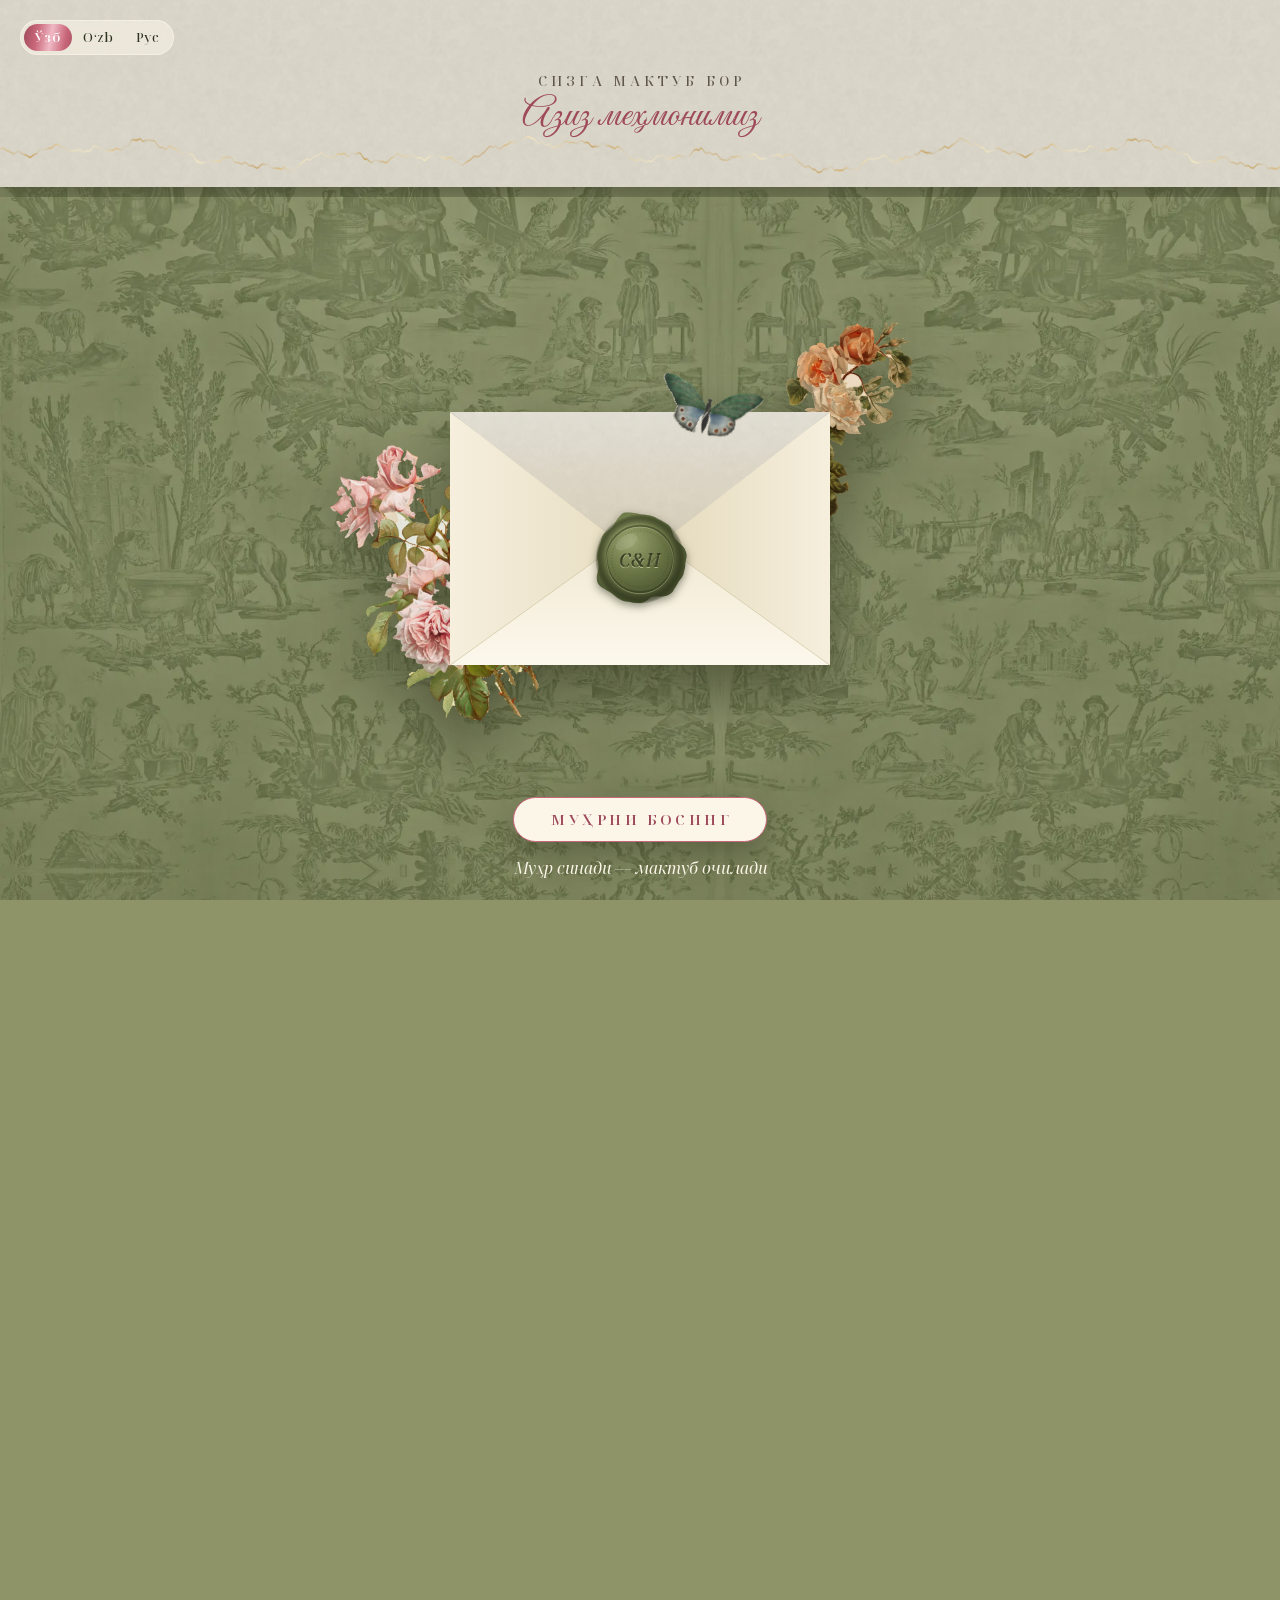
<file: index.html>
<!doctype html>
<html lang="uz-Cyrl">
<head>
<meta charset="utf-8">
<meta name="viewport" content="width=device-width, initial-scale=1, viewport-fit=cover">
<title>Султонбек ва Истабро — никоҳ тўйи</title>
<meta name="description" content="Сизни «Висол оқшоми»га таклиф этамиз · 31 октябрь 2026, соат 18:00">
<meta name="robots" content="noindex">
<meta name="theme-color" content="#8E9468">
<meta property="og:type" content="website">
<meta property="og:url" content="https://sulton-istabro.uz/">
<meta property="og:title" content="Султонбек ва Истабро — никоҳ тўйи">
<meta property="og:description" content="Сизни «Висол оқшоми»га таклиф этамиз · 31 октябрь 2026, соат 18:00">
<meta property="og:image" content="https://sulton-istabro.uz/og.jpg">
<meta property="og:image:width" content="1200">
<meta property="og:image:height" content="630">
<meta name="twitter:card" content="summary_large_image">
<meta name="twitter:image" content="https://sulton-istabro.uz/og.jpg">
<link rel="icon" href="favicon.svg" type="image/svg+xml">
<link rel="preload" href="assets/fonts/nsd-cyrillic.woff2" as="font" type="font/woff2" crossorigin>
<link rel="preload" href="assets/fonts/gv-cyrillic.woff2?v=2" as="font" type="font/woff2" crossorigin>
<link rel="preload" href="assets/art/toile.webp" as="image">
<link rel="preload" href="assets/art/roses.webp" as="image">
<link rel="stylesheet" href="assets/style.css">
<noscript><style>.gate{display:none}body{overflow:auto}main{visibility:visible}.rv{opacity:1;transform:none;filter:none}</style></noscript>
</head>
<body class="is-sealed">

<svg width="0" height="0" style="position:absolute" aria-hidden="true" focusable="false">
  <defs>
    <!-- olive sealing wax -->
    <radialGradient id="g-wax" cx=".38" cy=".32" r=".78">
      <stop offset="0" stop-color="#9FAA74"/><stop offset=".45" stop-color="#6E7A48"/>
      <stop offset=".85" stop-color="#4B5531"/><stop offset="1" stop-color="#3B4226"/>
    </radialGradient>
    <radialGradient id="g-wax-rim" cx=".5" cy=".5" r=".5">
      <stop offset=".78" stop-color="#000" stop-opacity="0"/><stop offset=".93" stop-color="#2A3018" stop-opacity=".55"/><stop offset="1" stop-color="#2A3018" stop-opacity=".2"/>
    </radialGradient>
    <filter id="f-wax" x="-10%" y="-10%" width="120%" height="120%">
      <feTurbulence type="fractalNoise" baseFrequency=".9" numOctaves="3" seed="7" result="n"/>
      <feColorMatrix in="n" type="matrix" values="0 0 0 0 0  0 0 0 0 0  0 0 0 0 0  0 0 0 .16 0" result="grain"/>
      <feComposite in="grain" in2="SourceGraphic" operator="in" result="g2"/>
      <feBlend in="SourceGraphic" in2="g2" mode="multiply"/>
    </filter>
    <filter id="f-emboss" x="-20%" y="-20%" width="140%" height="140%">
      <feOffset in="SourceAlpha" dx="0" dy="1.2" result="o"/><feGaussianBlur in="o" stdDeviation=".6" result="b"/>
      <feFlood flood-color="#D7E0B0" flood-opacity=".7" result="hi"/><feComposite in="hi" in2="b" operator="in" result="hi2"/>
      <feOffset in="SourceAlpha" dx="0" dy="-1.2" result="o2"/><feGaussianBlur in="o2" stdDeviation=".6" result="b2"/>
      <feFlood flood-color="#1E2412" flood-opacity=".8" result="sh"/><feComposite in="sh" in2="b2" operator="in" result="sh2"/>
      <feMerge><feMergeNode in="hi2"/><feMergeNode in="sh2"/></feMerge>
    </filter>
    <g id="wax-art">
      <path fill="url(#g-wax)" filter="url(#f-wax)" d="M113.9 60 Q113.9 60 113.5 62.3 Q113 64.6 113 67 Q112.9 69.3 112.3 71.6 Q111.7 73.9 111.2 76.2 Q110.8 78.5 109.6 80.5 Q108.4 82.6 106.9 84.4 Q105.4 86.2 104.3 88.2 Q103.2 90.2 101.9 92.1 Q100.5 94 99.4 96.2 Q98.4 98.4 96.6 99.9 Q94.8 101.4 92.5 102.4 Q90.3 103.3 87.8 103.6 Q85.3 103.9 82.9 103.9 Q80.5 103.9 78.2 103.8 Q75.9 103.6 74 104.5 Q72.1 105.3 70.3 106.8 Q68.5 108.2 66.5 109.5 Q64.4 110.8 62.2 111.2 Q60 111.6 57.8 111.5 Q55.5 111.3 53.2 111.3 Q51 111.2 48.8 110.4 Q46.7 109.6 44.3 109.6 Q41.9 109.7 39.8 108.8 Q37.7 107.9 35.7 106.8 Q33.7 105.6 31.9 104.2 Q30.1 102.7 28.3 101.3 Q26.6 99.9 24.5 98.7 Q22.4 97.6 20.4 96.3 Q18.4 94.9 16.1 93.7 Q13.7 92.4 12.1 90.5 Q10.4 88.6 9.9 86.1 Q9.3 83.6 9.5 81 Q9.6 78.3 10.4 75.7 Q11.2 73.1 11.5 70.8 Q11.8 68.5 11.5 66.4 Q11.3 64.3 10.6 62.1 Q9.9 60 9.9 57.8 Q9.8 55.6 10.2 53.4 Q10.5 51.3 11.1 49.2 Q11.6 47 12.3 45 Q13.1 42.9 13.8 40.8 Q14.4 38.8 14.9 36.5 Q15.5 34.3 16.6 32.4 Q17.8 30.5 19.6 29 Q21.4 27.6 23.1 26.2 Q24.8 24.8 26.5 23.4 Q28.2 22.1 29.4 20.1 Q30.7 18.1 32 15.9 Q33.3 13.7 34.9 11.6 Q36.5 9.6 38.4 7.7 Q40.3 5.8 42.8 5.6 Q45.4 5.5 47.9 5.6 Q50.4 5.8 52.9 6.2 Q55.3 6.5 57.7 7.2 Q60 7.9 62.3 7.9 Q64.6 7.9 66.8 8.3 Q69 8.8 71.3 9.1 Q73.6 9.4 75.6 10.4 Q77.7 11.3 79.6 12.6 Q81.6 13.8 83.6 14.7 Q85.7 15.5 87.5 16.8 Q89.4 18 91.4 19.1 Q93.4 20.2 94.8 22 Q96.2 23.8 97 26 Q97.9 28.2 98.4 30.5 Q98.9 32.7 99.9 34.6 Q100.9 36.4 102.4 38 Q103.9 39.5 105.6 41.1 Q107.4 42.8 109.4 44.5 Q111.4 46.2 112.4 48.4 Q113.4 50.6 114.1 52.9 Q114.8 55.2 114.4 57.6Z"/>
      <circle cx="60" cy="60" r="52" fill="url(#g-wax-rim)"/>
      <circle cx="60" cy="60" r="39" fill="none" stroke="#2A3018" stroke-opacity=".5" stroke-width="2.4"/>
      <circle cx="60" cy="61.6" r="39" fill="none" stroke="#C9D39E" stroke-opacity=".45" stroke-width="1"/>
      <circle cx="60" cy="60" r="33" fill="none" stroke="#2A3018" stroke-opacity=".35" stroke-width=".8" stroke-dasharray="1.5 2.2"/>
      <g filter="url(#f-emboss)">
        <text class="seal__mono" x="60" y="69" text-anchor="middle" fill="#55613A" data-i18n="mono">С&amp;И</text>
      </g>
      <text class="seal__mono" x="60" y="69" text-anchor="middle" fill="#3B4226" fill-opacity=".9" data-i18n="mono">С&amp;И</text>
      <ellipse cx="44" cy="40" rx="14" ry="8" fill="#fff" fill-opacity=".10" transform="rotate(-30 44 40)"/>
    </g>
    <radialGradient id="g-moon" cx=".3" cy=".3" r=".9"><stop offset="0" stop-color="#FFFBF0"/><stop offset="1" stop-color="#F3E3C0"/></radialGradient>
    <symbol id="moon" viewBox="0 0 100 100">
      <mask id="m-crescent"><rect width="100" height="100" fill="#fff"/><circle cx="64" cy="40" r="40" fill="#000"/></mask>
      <circle cx="50" cy="50" r="42" fill="url(#g-moon)" mask="url(#m-crescent)"/>
    </symbol>
  </defs>
</svg>

<!-- the room: sage toile on the wall -->
<div class="wall" aria-hidden="true"></div>
<canvas class="petals" id="petals" aria-hidden="true"></canvas>

<div class="lang" role="group" aria-label="Тил">
  <button type="button" data-lang="kr" aria-pressed="true">Ўзб</button>
  <button type="button" data-lang="uz" aria-pressed="false">O‘zb</button>
  <button type="button" data-lang="ru" aria-pressed="false">Рус</button>
</div>

<!-- ============ the sealed envelope ============ -->
<div class="gate" id="gate">
  <div class="gate__banner sheet sheet--bottom">
    <div class="sheet__shadow"></div>
    <div class="sheet__paper">
      <p class="gate__kicker" data-i18n="gate_kicker">Сизга мактуб бор</p>
      <p class="gate__dear script" data-i18n="gate_dear">Азиз меҳмонимиз</p>
    </div>
  </div>

  <div class="gate__mid">
  <div class="env" id="env">
    <img class="env__spray env__spray--l" src="assets/art/roses.webp" width="1400" height="1761" alt="" decoding="async">
    <img class="env__spray env__spray--r" src="assets/art/rose.webp" width="800" height="1736" alt="" decoding="async">
    <div class="env__back"></div>
    <div class="env__card paper">
      <span class="script foil" data-i18n="groom">Султонбек</span>
      <span class="env__va" data-i18n="va">ва</span>
      <span class="script foil" data-i18n="bride">Истабро</span>
    </div>
    <svg class="env__pocket" viewBox="0 0 300 200" preserveAspectRatio="none" aria-hidden="true">
      <defs>
        <linearGradient id="pk-l" x1="0" y1="0" x2="1" y2="0"><stop offset="0" stop-color="#F6EFDD"/><stop offset="1" stop-color="#E6DCC0"/></linearGradient>
        <linearGradient id="pk-r" x1="1" y1="0" x2="0" y2="0"><stop offset="0" stop-color="#F6EFDD"/><stop offset="1" stop-color="#E3D8BA"/></linearGradient>
        <linearGradient id="pk-b" x1="0" y1="1" x2="0" y2="0"><stop offset="0" stop-color="#FCF8EC"/><stop offset="1" stop-color="#F0E7D0"/></linearGradient>
      </defs>
      <path d="M0 0 150 112 0 200z" fill="url(#pk-l)"/>
      <path d="M300 0 150 112 300 200z" fill="url(#pk-r)"/>
      <path d="M0 200 150 92 300 200z" fill="url(#pk-b)"/>
      <path d="M0 200 150 92 300 200" fill="none" stroke="#C9BE98" stroke-opacity=".6" vector-effect="non-scaling-stroke"/>
    </svg>
    <div class="env__flap"><div class="env__flap-out"></div><div class="env__flap-in"></div></div>

    <button class="seal" id="seal" type="button" aria-label="Муҳрни босинг — мактуб очилади" data-i18n-aria="gate_hint">
      <span class="seal__halo"></span>
      <svg class="seal__whole" viewBox="0 0 120 120" aria-hidden="true"><use href="#wax-art"/></svg>
      <svg class="seal__shard seal__shard--1" viewBox="0 0 120 120" aria-hidden="true"><use href="#wax-art"/></svg>
      <svg class="seal__shard seal__shard--2" viewBox="0 0 120 120" aria-hidden="true"><use href="#wax-art"/></svg>
      <svg class="seal__shard seal__shard--3" viewBox="0 0 120 120" aria-hidden="true"><use href="#wax-art"/></svg>
      <svg class="seal__shard seal__shard--4" viewBox="0 0 120 120" aria-hidden="true"><use href="#wax-art"/></svg>
      <svg class="seal__crack" viewBox="0 0 120 120" aria-hidden="true">
        <path d="M60 60 L52 44 L46 38 L38 22" /><path d="M60 60 L76 52 L88 48 L104 46"/><path d="M60 60 L50 74 L44 92 L36 104"/><path d="M60 60 L72 72 L80 88 L92 102"/>
      </svg>
      <span class="seal__flash"></span>
    </button>

    <div class="bf" id="bf" aria-hidden="true">
      <div class="bf__body">
        <img class="bf__w bf__w--l" src="assets/art/bf-l.webp" width="717" height="900" alt="">
        <img class="bf__w bf__w--r" src="assets/art/bf-r.webp" width="479" height="900" alt="">
      </div>
    </div>
  </div>

  </div>
  <button class="gate__press" id="pressBtn" type="button" data-i18n="gate_press">Муҳрни босинг</button>
  <p class="gate__hint" data-i18n="gate_hint">Муҳр синади — мактуб очилади</p>
</div>

<main id="top">

  <!-- ============ 1 · names ============ -->
  <section class="hero" id="hero">
    <div class="hero__inner">
      <h1 class="hero__names">
        <span class="ink script foil" data-i18n="groom">Султонбек</span>
        <span class="hero__va rv" data-i18n="va">ва</span>
        <span class="ink ink--2 script foil" data-i18n="bride">Истабро</span>
      </h1>
      <p class="hero__what rv" data-i18n="hero_sub">никоҳ тўйи</p>
      <p class="hero__when rv"><span data-i18n="hero_date">31 октябрь 2026</span><br><span data-i18n="hero_time">шанба, соат 18:00</span></p>
    </div>
    <svg class="moon hero__moon" aria-hidden="true"><use href="#moon"/></svg>
    <div class="garden" aria-hidden="true">
      <img class="garden__layer garden__layer--back" src="assets/art/garden-back.webp" width="2000" height="772" alt="" decoding="async">
      <img class="garden__layer garden__layer--mid" src="assets/art/garden-mid.webp" width="2000" height="673" alt="" decoding="async">
      <img class="garden__layer garden__layer--front" src="assets/art/garden-front.webp" width="2000" height="833" alt="" decoding="async">
    </div>
    <a class="hero__scroll" href="#letter"><span data-i18n="scroll">Пастга суринг</span>
      <svg viewBox="0 0 24 12" aria-hidden="true"><path d="M3 2l9 8 9-8" fill="none" stroke="currentColor" stroke-width="1.4" stroke-linecap="round" stroke-linejoin="round"/></svg>
    </a>
  </section>

  <!-- ============ 2 · the letter ============ -->
  <section class="letter" id="letter">
    <div class="letter__stage">
      <div class="sheet sheet--both letter__sheet" id="letterSheet">
        <div class="sheet__shadow"></div>
        <div class="sheet__paper letter__paper">
          <p class="letter__salom rv" data-i18n="l_salom">Ассалому алайкум!</p>
          <p class="letter__dear rv" data-i18n="l_dear">Ҳурматли меҳмонимиз!</p>
          <p class="letter__text rv" data-i18n="l_p1">Сизни азиз фарзандларимиз</p>
          <p class="letter__names rv"><span class="script foil foil--dark" data-i18n="l_names">Султонбек ва Истабро</span></p>
          <p class="letter__text rv" data-i18n="l_p2">ларнинг никоҳ тўйлари муносабати билан 2026 йил 31 октябрь куни соат 18:00 да бўлиб ўтадиган «Висол оқшоми»га таклиф этамиз.</p>
          <svg class="letter__div rv" viewBox="0 0 160 20" aria-hidden="true"><path d="M0 10h62M98 10h62" stroke="currentColor" stroke-width="1"/><path d="M80 2l3.5 5.5L89 10l-5.5 2.5L80 18l-3.5-5.5L71 10l5.5-2.5z" fill="currentColor"/></svg>
          <p class="letter__sign rv" data-i18n="l_sign1">Ҳурмат ва эҳтиром ила</p>
          <p class="letter__family rv" data-i18n="l_sign2">АБДУМАЛИК ХОЖИ ота ўғли АШРАФ СОДИКОВлар оиласи</p>
          <svg class="letter__seal" viewBox="0 0 120 120" aria-hidden="true"><use href="#wax-art"/></svg>
        </div>
        <div class="letter__fold letter__fold--top"></div>
        <div class="letter__fold letter__fold--bottom"></div>
      </div>
      <img class="letter__rose" src="assets/art/redoute.webp" width="1100" height="1613" alt="" loading="lazy" decoding="async">
      <img class="letter__bud" src="assets/art/bloom-4.webp" width="520" height="450" alt="" loading="lazy" decoding="async">
    </div>
  </section>

  <!-- ============ 3 · the day ============ -->
  <section class="day" id="day">
    <div class="col">
      <h2 class="title rv" data-i18n="d_title">Тўй куни</h2>
      <p class="day__hint rv" id="scratchHint" data-i18n="d_hint">Гулларни бармоғингиз билан суриб, санани очинг</p>
      <div class="frame rv">
        <div class="ticket" id="ticket">
          <div class="ticket__face">
            <span class="ticket__wd" data-i18n="d_weekday">шанба</span>
            <span class="ticket__num">31</span>
            <span class="ticket__mo" data-i18n="d_month">октябрь 2026</span>
            <span class="ticket__time" data-i18n="d_time">соат 18:00</span>
          </div>
          <canvas class="ticket__foil" id="foil" aria-hidden="true"></canvas>
          <svg class="ticket__hand" id="hand" viewBox="0 0 256 256" aria-hidden="true"><path d="M224,104v50.93c0,46.2-36.85,84.55-83,85.06A83.71,83.71,0,0,1,80.6,215.4C58.79,192.33,34.15,136,34.15,136a16,16,0,0,1,6.53-22.23c7.66-4,17.1-.84,21.4,6.62l21,36.44a6.09,6.09,0,0,0,6,3.09l.12,0A8.19,8.19,0,0,0,96,151.74V32a16,16,0,0,1,16.77-16c8.61.4,15.23,7.82,15.23,16.43V104a8,8,0,0,0,8.53,8,8.17,8.17,0,0,0,7.47-8.25V88a16,16,0,0,1,16.77-16c8.61.4,15.23,7.82,15.23,16.43V112a8,8,0,0,0,8.53,8,8.17,8.17,0,0,0,7.47-8.25v-7.28c0-8.61,6.62-16,15.23-16.43A16,16,0,0,1,224,104Z"/></svg>
          <button class="ticket__open" id="foilOpen" type="button" data-i18n="d_open">Очиш</button>
        </div>
        <img class="frame__bloom" src="assets/art/bloom-1.webp" width="451" height="520" alt="" loading="lazy">
        <img class="frame__leaf" src="assets/art/rleaf-2.webp" width="520" height="509" alt="" loading="lazy">
      </div>
      <div class="cal rv" aria-label="Октябрь 2026" data-i18n-aria="cal_title">
        <p class="cal__month" data-i18n="cal_title">Октябрь 2026</p>
        <div class="cal__grid" id="cal"></div>
      </div>
    </div>
  </section>

  <!-- ============ 4 · time and place ============ -->
  <section class="place" id="place">
    <div class="col">
      <h2 class="title rv" data-i18n="v_title">Вақт ва манзил</h2>
      <div class="tilt rv" id="tilt">
        <div class="sheet sheet--top tile">
          <div class="sheet__shadow"></div>
          <div class="sheet__paper tile__paper">
            <svg class="tile__pin" viewBox="0 0 24 24" aria-hidden="true"><path d="M12 22s-7-6.6-7-12a7 7 0 0 1 14 0c0 5.4-7 12-7 12z" fill="#C9677A"/><circle cx="12" cy="10" r="2.6" fill="#FBF6E8"/></svg>
            <p class="tile__name" data-i18n="v_name">«PRIMIER HALL» ресторани</p>
            <p class="tile__addr" data-i18n="v_addr">Қибрай тумани, Маданият массив</p>
            <p class="tile__time foil">18:00</p>
            <p class="tile__date" data-i18n="v_day">Шанба, 31 октябрь</p>
            <button class="btn" type="button" data-sheet="route">
              <svg viewBox="0 0 24 24" aria-hidden="true"><path d="M12 21s-6.5-6.2-6.5-11.2A6.5 6.5 0 0 1 12 3.3a6.5 6.5 0 0 1 6.5 6.5C18.5 14.8 12 21 12 21z" fill="none" stroke="currentColor" stroke-width="1.6"/><circle cx="12" cy="9.8" r="2.3" fill="currentColor"/></svg>
              <span data-i18n="v_route">Йўналиш олиш</span>
            </button>
            <button class="link" type="button" data-sheet="cal">
              <svg viewBox="0 0 24 24" aria-hidden="true"><rect x="3.5" y="5" width="17" height="15" rx="2" fill="none" stroke="currentColor" stroke-width="1.5"/><path d="M3.5 10h17M8 3v4M16 3v4" fill="none" stroke="currentColor" stroke-width="1.5" stroke-linecap="round"/></svg>
              <span data-i18n="v_cal">Календарга қўшиш</span>
            </button>
          </div>
        </div>
        <img class="tile__rose" src="assets/art/bloom-3.webp" width="520" height="497" alt="" loading="lazy">
      </div>
    </div>
  </section>

  <!-- ============ 5 · until then ============ -->
  <section class="wait" id="wait">
    <div class="col">
      <p class="wait__label rv" id="cdLabel" data-i18n="c_title">Тўйгача қолди</p>
      <div class="cd rv" id="cd" role="timer">
        <div><b id="cdD"><span>0</span></b><span data-i18n="c_d">кун</span></div>
        <div><b id="cdH"><span>00</span></b><span data-i18n="c_h">соат</span></div>
        <div><b id="cdM"><span>00</span></b><span data-i18n="c_m">дақиқа</span></div>
        <div><b id="cdS"><span>00</span></b><span data-i18n="c_s">сония</span></div>
      </div>
      <p class="wait__names rv"><span class="script foil" data-i18n="l_names0">Султонбек ва Истабро</span></p>
      <p class="wait__line rv" data-i18n="c_wait">Сизни интизорлик билан кутамиз</p>
      <p class="wait__sign rv" data-i18n="c_sign">Ҳурмат ва эҳтиром ила, Содиковлар оиласи</p>
      <a class="wait__top rv" href="#top" data-i18n="c_top">Бошига қайтиш</a>
    </div>
    <svg class="moon wait__moon" aria-hidden="true"><use href="#moon"/></svg>
    <div class="garden garden--late" aria-hidden="true">
      <img class="garden__layer garden__layer--back" src="assets/art/garden-back.webp" width="2000" height="772" alt="" loading="lazy" decoding="async">
      <img class="garden__layer garden__layer--mid" src="assets/art/garden-mid.webp" width="2000" height="673" alt="" loading="lazy" decoding="async">
      <img class="garden__layer garden__layer--front" src="assets/art/garden-front.webp" width="2000" height="833" alt="" loading="lazy" decoding="async">
    </div>
  </section>
</main>

<!-- bottom sheet: maps and calendars -->
<div class="sheetbox" id="sheetbox" hidden>
  <div class="sheetbox__dim" data-close></div>
  <div class="sheetbox__panel" role="dialog" aria-modal="true" aria-labelledby="sheetTitle">
    <p class="sheetbox__title" id="sheetTitle"></p>
    <div class="sheetbox__list" id="sheetList"></div>
    <button class="sheetbox__cancel" type="button" data-close data-i18n="cancel">Бекор қилиш</button>
  </div>
</div>

<script src="assets/app.js" defer></script>
</body>
</html>
</file>
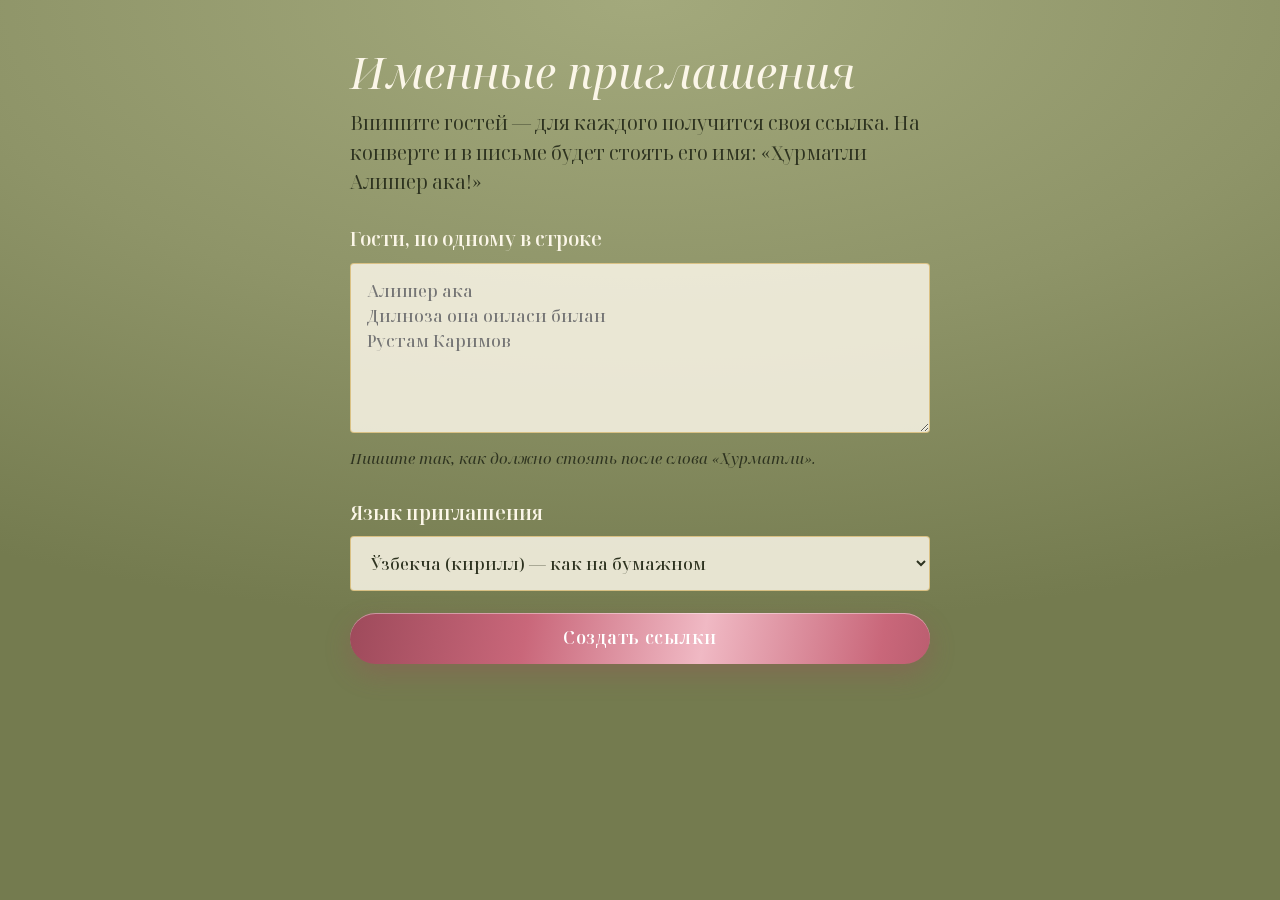
<file: mehmon/index.html>
<!doctype html>
<html lang="ru">
<head>
<meta charset="utf-8">
<meta name="viewport" content="width=device-width, initial-scale=1">
<title>Именные приглашения — Султонбек ва Истабро</title>
<meta name="robots" content="noindex,nofollow">
<link rel="icon" href="../favicon.svg" type="image/svg+xml">
<link rel="stylesheet" href="../assets/style.css">
<style>
  body{background:radial-gradient(130% 85% at 50% 0%,#A3A97C 0%,#8E9468 42%,#747B4F 82%) fixed;min-height:100vh}
  .wrap{width:min(100%,620px);margin:0 auto;padding:48px 20px 80px}
  h1{margin:0;font-style:italic;font-weight:400;font-size:clamp(2rem,8vw,2.7rem);line-height:1.15;color:var(--paper)}
  .lead{margin-top:.6em;color:var(--soft)}
  label{display:block;margin:28px 0 8px;font-weight:600;color:var(--paper)}
  textarea,select{
    width:100%;padding:14px 16px;border-radius:4px;border:1px solid rgba(207,168,80,.6);
    background:rgba(251,246,232,.85);color:var(--ink);font:500 1.05rem/1.5 var(--serif);
  }
  textarea{min-height:170px;resize:vertical}
  select option{color:#111}
  .row{color:var(--ink)} .row code{color:#5E5546} .acts a,.acts button{color:var(--gold-lo)}
  .note{margin-top:6px;font-style:italic;font-size:.95rem;color:var(--soft)}
  .make{margin-top:22px;max-width:none}
  .out{margin-top:34px;display:grid;gap:14px}
  .row{padding:16px 16px 14px;border:1px solid rgba(207,168,80,.45);border-radius:4px;background:rgba(251,246,232,.9)}
  .row b{display:block;font-size:1.15rem;font-weight:600}
  .row code{display:block;margin-top:4px;font:400 .82rem/1.4 ui-monospace,Menlo,Consolas,monospace;color:var(--soft);word-break:break-all}
  .acts{display:flex;flex-wrap:wrap;gap:8px;margin-top:12px}
  .acts a,.acts button{
    padding:8px 14px;border-radius:999px;border:1px solid rgba(207,168,80,.7);background:none;cursor:pointer;
    color:var(--paper);font:600 .95rem/1.2 var(--serif);text-decoration:none;
  }
  .acts button.is-done{background:var(--foil);color:var(--ink)}
  .empty{font-style:italic;color:var(--soft)}
</style>
</head>
<body>
<div class="wrap">
  <h1>Именные приглашения</h1>
  <p class="lead">Впишите гостей — для каждого получится своя ссылка. На конверте и в письме будет стоять его имя: «Ҳурматли Алишер ака!»</p>

  <label for="names">Гости, по одному в строке</label>
  <textarea id="names" placeholder="Алишер ака&#10;Дилноза опа оиласи билан&#10;Рустам Каримов"></textarea>
  <p class="note">Пишите так, как должно стоять после слова «Ҳурматли».</p>

  <label for="til">Язык приглашения</label>
  <select id="til">
    <option value="kr">Ўзбекча (кирилл) — как на бумажном</option>
    <option value="uz">O‘zbekcha (lotin)</option>
    <option value="ru">Русский</option>
  </select>

  <button class="btn make" id="make" type="button">Создать ссылки</button>

  <div class="out" id="out" aria-live="polite"></div>
</div>

<script>
(() => {
  const base = location.origin + location.pathname.replace(/mehmon\/(index\.html)?$/, '');
  const msg = {
    kr: n => `Ассалому алайкум, ${n}! Сизни Султонбек ва Истабронинг никоҳ тўйига таклиф этамиз:`,
    uz: n => `Assalomu alaykum, ${n}! Sizni Sultonbek va Istabroning nikoh to‘yiga taklif etamiz:`,
    ru: n => `Ассалому алайкум, ${n}! Приглашаем Вас на свадьбу Султонбека и Истабро:`,
  };
  const out = document.getElementById('out');

  function row(name, til) {
    const q = new URLSearchParams({ m: name });
    if (til !== 'kr') q.set('til', til);
    const url = base + '?' + q.toString();
    const text = msg[til](name);
    const el = document.createElement('div'); el.className = 'row';
    const b = document.createElement('b'); b.textContent = name;
    const code = document.createElement('code'); code.textContent = url;
    const acts = document.createElement('div'); acts.className = 'acts';

    const copy = document.createElement('button'); copy.type = 'button'; copy.textContent = 'Скопировать';
    copy.addEventListener('click', async () => {
      try { await navigator.clipboard.writeText(text + '\n' + url); }
      catch (e) { const r = document.createRange(); r.selectNodeContents(code); const s = getSelection(); s.removeAllRanges(); s.addRange(r); document.execCommand('copy'); }
      copy.textContent = 'Скопировано'; copy.classList.add('is-done');
      setTimeout(() => { copy.textContent = 'Скопировать'; copy.classList.remove('is-done'); }, 1600);
    });
    const tg = document.createElement('a'); tg.textContent = 'Telegram'; tg.target = '_blank'; tg.rel = 'noopener';
    tg.href = 'https://t.me/share/url?' + new URLSearchParams({ url, text });
    const wa = document.createElement('a'); wa.textContent = 'WhatsApp'; wa.target = '_blank'; wa.rel = 'noopener';
    wa.href = 'https://wa.me/?' + new URLSearchParams({ text: text + ' ' + url });
    const see = document.createElement('a'); see.textContent = 'Открыть'; see.target = '_blank'; see.rel = 'noopener'; see.href = url;

    acts.append(copy, tg, wa, see); el.append(b, code, acts);
    return el;
  }

  document.getElementById('make').addEventListener('click', () => {
    const til = document.getElementById('til').value;
    const names = document.getElementById('names').value.split('\n').map(s => s.replace(/\s+/g, ' ').trim()).filter(Boolean);
    out.textContent = '';
    if (!names.length) { const p = document.createElement('p'); p.className = 'empty'; p.textContent = 'Впишите хотя бы одно имя — по одному в строке.'; out.append(p); return; }
    names.forEach(n => out.append(row(n.slice(0, 60), til)));
  });
})();
</script>
</body>
</html>
</file>
<file: assets/style.css>
/* Султонбек ва Истабро — «Висол оқшоми»
   A room papered in sage toile; cream letters with torn, gilded edges; roses from
   nineteenth-century chromolithographs. Display + text: Noto Serif Display. Names: Great Vibes. */

@font-face{font-family:"NSD";font-style:normal;font-weight:100 900;font-display:swap;src:url(fonts/nsd-cyrillic-ext.woff2) format("woff2");unicode-range:U+0460-052F,U+1C80-1C8A,U+20B4,U+2DE0-2DFF,U+A640-A69F,U+FE2E-FE2F}
@font-face{font-family:"NSD";font-style:normal;font-weight:100 900;font-display:swap;src:url(fonts/nsd-cyrillic.woff2) format("woff2");unicode-range:U+0301,U+0400-045F,U+0490-0491,U+04B0-04B1,U+2116}
@font-face{font-family:"NSD";font-style:normal;font-weight:100 900;font-display:swap;src:url(fonts/nsd-latin.woff2) format("woff2");unicode-range:U+0000-00FF,U+0131,U+0152-0153,U+02BB-02BC,U+02C6,U+02DA,U+02DC,U+0304,U+0308,U+0329,U+2000-206F,U+20AC,U+2122,U+2191,U+2193,U+2212,U+2215,U+FEFF,U+FFFD}
@font-face{font-family:"NSD";font-style:italic;font-weight:100 900;font-display:swap;src:url(fonts/nsd-cyrillic-ext-italic.woff2) format("woff2");unicode-range:U+0460-052F,U+1C80-1C8A,U+20B4,U+2DE0-2DFF,U+A640-A69F,U+FE2E-FE2F}
@font-face{font-family:"NSD";font-style:italic;font-weight:100 900;font-display:swap;src:url(fonts/nsd-cyrillic-italic.woff2) format("woff2");unicode-range:U+0301,U+0400-045F,U+0490-0491,U+04B0-04B1,U+2116}
@font-face{font-family:"NSD";font-style:italic;font-weight:100 900;font-display:swap;src:url(fonts/nsd-latin-italic.woff2) format("woff2");unicode-range:U+0000-00FF,U+0131,U+0152-0153,U+02BB-02BC,U+02C6,U+02DA,U+02DC,U+0304,U+0308,U+0329,U+2000-206F,U+20AC,U+2122,U+2191,U+2193,U+2212,U+2215,U+FEFF,U+FFFD}
@font-face{font-family:"GV";font-style:normal;font-weight:400;font-display:swap;src:url(fonts/gv-cyrillic.woff2?v=2) format("woff2");unicode-range:U+0301,U+0400-045F,U+0490-0493,U+049A-049B,U+04B0-04B3,U+2116}
@font-face{font-family:"GV";font-style:normal;font-weight:400;font-display:swap;src:url(fonts/gv-latin.woff2) format("woff2");unicode-range:U+0000-00FF,U+0131,U+0152-0153,U+02BB-02BC,U+02C6,U+02DA,U+02DC,U+0304,U+0308,U+0329,U+2000-206F,U+20AC,U+2122,U+2191,U+2193,U+2212,U+2215,U+FEFF,U+FFFD}

:root{
  --sage:#8E9468;
  --sage-deep:#6F7750;
  --paper:#FBF6E8;
  --paper-2:#F1E9D3;
  --ink:#2E3320;
  --text:#3B3428;
  --muted:#5E5546;
  --rose:#C9677A;
  --rose-ink:#9E4A5B;
  --rose-pale:#F0B9C4;
  --olive:#5F6B3C;
  --gold:#C9A25A;
  --gold-hi:#F6E6BC;
  --foil:linear-gradient(100deg,#9E4A5B 0%,#C9677A 18%,#F0B9C4 36%,#C9677A 54%,#9E4A5B 70%,#E39AA8 86%,#B55A6C 100%);
  --foil-gold:linear-gradient(100deg,#A8781F 0%,#E0B85C 18%,#FCEBBD 36%,#D5A848 54%,#A8781F 70%,#F0D28A 86%,#C5933A 100%);
  --grain:url(art/paper.webp);
  --serif:"NSD","Cormorant Garamond",Georgia,"Times New Roman",serif;
  --script:"GV","NSD",cursive;
  --p:0;
  --shine:0;
  --sy:0px;
}

*,*::before,*::after{box-sizing:border-box}
html{scroll-behavior:smooth;-webkit-text-size-adjust:100%;overflow-x:hidden}
body{
  margin:0;background:var(--sage);color:var(--ink);
  font-family:var(--serif);font-size:18px;line-height:1.55;font-weight:400;font-variant-numeric:lining-nums;
  -webkit-font-smoothing:antialiased;overflow-x:hidden;
}
body.is-sealed{overflow:hidden}
body.is-sealed main{visibility:hidden}
p{margin:0}
button{font-family:inherit}
:focus-visible{outline:2px solid var(--rose-ink);outline-offset:3px;border-radius:4px}
img{max-width:100%}

/* Latin: the script capital I reads as J, so Latin names are set in the display italic */
html[lang="uz-Latn"] .script{font-family:var(--serif);font-style:italic;font-weight:300;letter-spacing:-.01em}
html[lang="uz-Latn"] .hero__names .script{font-size:clamp(3.3rem,16.5vw,6rem);line-height:1.2}
html[lang="uz-Latn"] .env__card .script{font-size:clamp(1.6rem,8vw,2.2rem);line-height:1.2}
html[lang="uz-Latn"] .letter__names .script,html[lang="uz-Latn"] .wait__names .script{font-size:clamp(2.2rem,10vw,3rem);line-height:1.2}
html[lang="uz-Latn"] .gate__dear{font-size:clamp(1.5rem,7vw,2rem)}

/* ---------- foil, script ---------- */
.script{font-family:var(--script);font-weight:400;font-style:normal;letter-spacing:0}
.foil{
  background-image:var(--foil);background-size:240% 100%;background-position:calc(var(--shine) * 1%) 0;
  -webkit-background-clip:text;background-clip:text;color:transparent;-webkit-text-fill-color:transparent;
}
.foil--dark{background-image:linear-gradient(100deg,#8E3F50 0%,#B55A6C 22%,#D9879A 42%,#A84C5E 62%,#8E3F50 82%,#B55A6C 100%)}

/* ---------- the wall ---------- */
.wall{
  position:fixed;inset:0;z-index:0;pointer-events:none;
  background:url(art/toile.webp) left top/200% auto repeat var(--sage);
}
.wall::before{content:"";position:absolute;inset:0;background:var(--grain) 0 0/320px 320px;opacity:.16;mix-blend-mode:multiply}
.wall::after{content:"";position:absolute;inset:0;background:radial-gradient(120% 90% at 50% 40%,rgba(142,148,104,.1) 0%,rgba(90,98,58,.42) 100%)}
@media (min-width:900px){.wall{background-size:1440px auto}}

.petals{position:fixed;inset:0;z-index:1;width:100%;height:100%;pointer-events:none}

/* ---------- language ---------- */
.lang{
  position:fixed;z-index:70;top:max(12px,env(safe-area-inset-top));left:12px;
  display:flex;padding:3px;border-radius:999px;border:1px solid rgba(251,246,232,.7);
  background:rgba(251,246,232,.55);-webkit-backdrop-filter:blur(8px);backdrop-filter:blur(8px);
}
.lang button{border:0;background:none;border-radius:999px;padding:7px 11px;cursor:pointer;font:500 13px/1 var(--serif);letter-spacing:.03em;color:var(--ink);transition:background .25s}
.lang button[aria-pressed="true"]{background:var(--foil);background-size:160% 100%;color:#fff;font-weight:600}

/* ---------- paper sheets with torn, gilded edges ---------- */
.sheet{position:relative;--band:90px}
.sheet__paper,.sheet__shadow{
  -webkit-mask:url(art/deckle-top.png) left top/auto var(--band) repeat-x,url(art/deckle-bottom.png) left bottom/auto var(--band) repeat-x,linear-gradient(#000,#000) 0 var(--band)/100% calc(100% - var(--band) * 2) no-repeat;
          mask:url(art/deckle-top.png) left top/auto var(--band) repeat-x,url(art/deckle-bottom.png) left bottom/auto var(--band) repeat-x,linear-gradient(#000,#000) 0 var(--band)/100% calc(100% - var(--band) * 2) no-repeat;
}
.sheet--top .sheet__paper,.sheet--top .sheet__shadow{
  -webkit-mask:url(art/deckle-top.png) left top/auto var(--band) repeat-x,linear-gradient(#000,#000) 0 var(--band)/100% calc(100% - var(--band)) no-repeat;
          mask:url(art/deckle-top.png) left top/auto var(--band) repeat-x,linear-gradient(#000,#000) 0 var(--band)/100% calc(100% - var(--band)) no-repeat;
}
.sheet--bottom .sheet__paper,.sheet--bottom .sheet__shadow{
  -webkit-mask:url(art/deckle-bottom.png) left bottom/auto var(--band) repeat-x,linear-gradient(#000,#000) 0 0/100% calc(100% - var(--band)) no-repeat;
          mask:url(art/deckle-bottom.png) left bottom/auto var(--band) repeat-x,linear-gradient(#000,#000) 0 0/100% calc(100% - var(--band)) no-repeat;
}
.sheet__paper{position:relative;background:var(--paper);color:var(--text)}
.sheet__paper::before{content:"";position:absolute;inset:0;pointer-events:none;background:var(--grain) 0 0/320px 320px;opacity:.28;mix-blend-mode:multiply}
.sheet__paper::after{content:"";position:absolute;inset:0;pointer-events:none;background:url(art/foil-top.png) left top/auto var(--band) repeat-x,url(art/foil-bottom.png) left bottom/auto var(--band) repeat-x}
.sheet--top .sheet__paper::after{background:url(art/foil-top.png) left top/auto var(--band) repeat-x}
.sheet--bottom .sheet__paper::after{background:url(art/foil-bottom.png) left bottom/auto var(--band) repeat-x}
.sheet__shadow{position:absolute;inset:0;background:rgba(40,44,24,.55);filter:blur(16px);transform:translateY(16px) scale(.985);z-index:-1}
.sheet__paper > *{position:relative;z-index:1}

/* ---------- gate ---------- */
.gate{
  position:fixed;inset:0;z-index:50;display:flex;flex-direction:column;align-items:center;
  padding:0 0 max(20px,env(safe-area-inset-bottom));text-align:center;
  background:url(art/toile.webp) left top/200% auto repeat var(--sage);
  --ix:50%;--iy:50%;--ir:0px;
}
.gate::before{content:"";position:absolute;inset:0;background:var(--grain) 0 0/320px 320px;opacity:.16;mix-blend-mode:multiply;pointer-events:none}
.gate::after{content:"";position:absolute;inset:0;background:radial-gradient(120% 90% at 50% 40%,rgba(142,148,104,.1) 0%,rgba(90,98,58,.42) 100%);pointer-events:none}
@media (min-width:900px){.gate{background-size:1440px auto}}
.gate.is-iris{
  -webkit-mask:radial-gradient(circle at var(--ix) var(--iy),transparent calc(var(--ir) - 1px),#000 var(--ir));
          mask:radial-gradient(circle at var(--ix) var(--iy),transparent calc(var(--ir) - 1px),#000 var(--ir));
}
.gate.is-gone{visibility:hidden;pointer-events:none}
.gate__banner{width:100%;z-index:2;--band:56px}
.gate__banner .sheet__paper{padding:calc(max(10px,env(safe-area-inset-top)) + 46px) 24px 48px}
.gate__banner .sheet__shadow{transform:translateY(10px)}
.gate__kicker{font-size:.86rem;font-weight:500;letter-spacing:.3em;text-transform:uppercase;color:var(--muted);padding-left:.3em}
.gate__dear{margin-top:.05em;font-size:clamp(1.8rem,8vw,2.5rem);line-height:1.15;text-wrap:balance;max-width:20ch;margin-inline:auto;color:var(--rose-ink)}
.gate__kicker,.gate__dear,.gate__press,.gate__hint{transition:opacity .5s ease}
.gate.is-opening .gate__press,.gate.is-opening .gate__hint{opacity:0}
.gate__mid{position:relative;z-index:3;flex:1;width:100%;display:flex;align-items:center;justify-content:center;padding:clamp(56px,13vh,150px) 0 24px}
.gate__press{
  position:relative;z-index:2;margin-top:0;padding:14px 34px;cursor:pointer;
  border:1.5px solid var(--rose);border-radius:999px;background:var(--paper);color:var(--rose-ink);
  font:600 .92rem/1 var(--serif);letter-spacing:.24em;text-transform:uppercase;padding-left:calc(34px + .24em);
  box-shadow:0 12px 30px rgba(40,44,24,.35);
  animation:bob 2.4s ease-in-out infinite;
}
.gate__press:active{transform:scale(.97)}
.gate__hint{position:relative;z-index:2;margin:14px 0 0;font-style:italic;font-size:.98rem;color:var(--paper)}
@keyframes bob{0%,100%{transform:translateY(0)}50%{transform:translateY(5px)}}

/* ---------- envelope ---------- */
.env{
  position:relative;z-index:3;width:min(78vw,360px);aspect-ratio:3/2;margin:0;
  perspective:1100px;cursor:pointer;
  filter:drop-shadow(0 26px 28px rgba(30,36,18,.45));
}
.env__spray{position:absolute;z-index:0;display:block;height:auto;pointer-events:none}
.env__spray--l{width:62%;left:-26%;bottom:-24%;transform:rotate(-14deg)}
.env__spray--r{width:30%;right:-14%;top:-44%;transform:rotate(26deg)}
.env__back{position:absolute;inset:0;border-radius:5px;background:url(art/toile.webp) center/1440px auto,linear-gradient(180deg,#6B7646,#56613A);background-blend-mode:luminosity,normal;background-color:#5F6B3C}
.env__back::after{content:"";position:absolute;inset:0;border-radius:5px;background:linear-gradient(180deg,rgba(95,107,60,.78),rgba(74,82,48,.86))}
.env__card{
  position:absolute;left:6%;right:6%;top:7%;bottom:5%;z-index:2;border-radius:2px;
  display:flex;flex-direction:column;align-items:center;justify-content:flex-start;padding-top:9%;
  background:var(--paper);box-shadow:inset 0 0 0 5px var(--paper),inset 0 0 0 6px rgba(201,103,122,.6);
  transition:transform 1.15s cubic-bezier(.2,.8,.2,1) 1.25s;
}
.env__card::before{content:"";position:absolute;inset:0;background:var(--grain) 0 0/320px 320px;opacity:.25;mix-blend-mode:multiply;pointer-events:none}
.env__card .script{font-size:clamp(1.9rem,9.6vw,2.6rem);line-height:1.2;padding:.08em .3em .14em;margin:-.1em 0}
.env__card .foil{background-image:linear-gradient(100deg,#8E3F50 0%,#B55A6C 30%,#D07C8E 50%,#A84C5E 72%,#8E3F50 100%);background-size:100% 100%;background-position:0 0}
.env__va{font-style:italic;font-size:.95rem;line-height:1;color:var(--rose-ink)}
.env__card > *{opacity:0;transition:opacity .55s ease}
.env.is-open .env__card{transform:translateY(-62%)}
.env.is-open .env__card > *{opacity:1;transition-delay:1.9s}
.env__pocket{position:absolute;inset:0;z-index:3;width:100%;height:100%;display:block}
.env__flap{
  position:absolute;left:0;right:0;top:0;height:58%;z-index:4;
  transform-origin:50% 0;transform-style:preserve-3d;
  transition:transform .9s cubic-bezier(.5,0,.25,1) .75s,z-index 0s linear 1.2s;
}
.env.is-open .env__flap{transform:rotateX(180deg);z-index:1}
.env__flap-out,.env__flap-in{position:absolute;inset:0;clip-path:polygon(0 0,100% 0,50% 100%);-webkit-backface-visibility:hidden;backface-visibility:hidden}
.env__flap-out{background:linear-gradient(180deg,#FCF8EC 0%,#EEE4CB 100%)}
.env__flap-out::after{content:"";position:absolute;inset:0;background:var(--grain) 0 0/320px 320px;opacity:.22;mix-blend-mode:multiply}
.env__flap-in{clip-path:polygon(0 100%,100% 100%,50% 0);transform:rotateX(180deg);background:url(art/toile.webp) center/1440px auto #5F6B3C;background-blend-mode:luminosity}
.env__flap-in::after{content:"";position:absolute;inset:0;background:linear-gradient(0deg,rgba(95,107,60,.78),rgba(74,82,48,.86))}

/* ---------- the wax seal ---------- */
.seal{
  position:absolute;left:50%;top:58%;z-index:5;width:27%;aspect-ratio:1;
  transform:translate(-50%,-50%);padding:0;border:0;background:none;cursor:pointer;border-radius:50%;
  filter:drop-shadow(0 3px 4px rgba(30,36,18,.5));-webkit-tap-highlight-color:transparent;
}
.seal > svg,.seal > span{position:absolute;inset:0;width:100%;height:100%;display:block;overflow:visible}
.seal__mono{font:italic 500 21px var(--serif);letter-spacing:.01em}
.seal__halo{border-radius:50%;border:1px solid rgba(251,246,232,.9);opacity:0;animation:halo 2.6s ease-out infinite}
@keyframes halo{0%{transform:scale(.82);opacity:0}25%{opacity:.9}100%{transform:scale(1.5);opacity:0}}
.seal__shard,.seal__crack,.seal__flash{opacity:0;pointer-events:none}
.seal__crack path{fill:none;stroke:#1E2412;stroke-width:1.6;stroke-linecap:round;stroke-linejoin:round;stroke-dasharray:60;stroke-dashoffset:60}
.seal__flash{border-radius:50%;background:radial-gradient(circle,rgba(255,250,230,.95) 0%,rgba(255,240,200,.5) 35%,rgba(255,240,200,0) 70%)}
.seal__shard--1{clip-path:polygon(50% 50%,38% 0,0 0,0 42%,30% 46%)}
.seal__shard--2{clip-path:polygon(50% 50%,38% 0,100% 0,100% 38%,70% 42%)}
.seal__shard--3{clip-path:polygon(50% 50%,30% 46%,0 42%,0 100%,40% 100%,46% 72%)}
.seal__shard--4{clip-path:polygon(50% 50%,46% 72%,40% 100%,100% 100%,100% 38%,70% 42%)}
/* pressing */
.env.is-pressed .seal__halo{animation:none;opacity:0}
.env.is-pressed .seal__whole{animation:press .42s cubic-bezier(.3,1.4,.4,1) both}
@keyframes press{0%{transform:scale(1)}35%{transform:scale(.88) rotate(-2deg)}100%{transform:scale(1.02)}}
.env.is-pressed .seal__crack{opacity:1}
.env.is-pressed .seal__crack path{animation:crack .5s ease-out .25s forwards}
.env.is-pressed .seal__crack path:nth-child(2){animation-delay:.33s}
.env.is-pressed .seal__crack path:nth-child(3){animation-delay:.4s}
.env.is-pressed .seal__crack path:nth-child(4){animation-delay:.46s}
@keyframes crack{to{stroke-dashoffset:0}}
/* breaking */
.env.is-open .seal{pointer-events:none}
.env.is-open .seal__whole,.env.is-open .seal__crack{opacity:0;transition:opacity .05s .72s}
.env.is-open .seal__flash{animation:flash .7s ease-out .68s both}
@keyframes flash{0%{opacity:0;transform:scale(.4)}25%{opacity:1;transform:scale(1.3)}100%{opacity:0;transform:scale(2.2)}}
.env.is-open .seal__shard{opacity:1;animation:1.3s cubic-bezier(.3,.7,.5,1) .72s both}
.env.is-open .seal__shard--1{animation-name:shard1}
.env.is-open .seal__shard--2{animation-name:shard2}
.env.is-open .seal__shard--3{animation-name:shard3}
.env.is-open .seal__shard--4{animation-name:shard4}
@keyframes shard1{0%{opacity:1;transform:translate(0,0) rotate(0)}30%{opacity:1;transform:translate(-26%,-30%) rotate(-28deg)}100%{opacity:0;transform:translate(-44%,110%) rotate(-70deg)}}
@keyframes shard2{0%{opacity:1;transform:translate(0,0) rotate(0)}30%{opacity:1;transform:translate(30%,-26%) rotate(24deg)}100%{opacity:0;transform:translate(52%,120%) rotate(66deg)}}
@keyframes shard3{0%{opacity:1;transform:translate(0,0) rotate(0)}30%{opacity:1;transform:translate(-34%,10%) rotate(-18deg)}100%{opacity:0;transform:translate(-60%,150%) rotate(-50deg)}}
@keyframes shard4{0%{opacity:1;transform:translate(0,0) rotate(0)}30%{opacity:1;transform:translate(32%,14%) rotate(20deg)}100%{opacity:0;transform:translate(58%,160%) rotate(48deg)}}

/* ---------- the butterfly ---------- */
.bf{
  position:absolute;z-index:6;left:0;top:0;width:clamp(64px,19vw,96px);aspect-ratio:1.33/1;pointer-events:none;
  offset-path:path("M -140 -40 C -40 -120, 120 -130, 220 -60 S 360 40, 300 90 S 180 120, 150 40 S 230 -30, 262 -6");
  offset-rotate:auto 0deg;offset-distance:0%;opacity:0;
}
.bf.is-flying{animation:bf-in 7.5s cubic-bezier(.45,.05,.4,1) .4s forwards}
@keyframes bf-in{0%{offset-distance:0%;opacity:0}6%{opacity:1}100%{offset-distance:100%;opacity:1}}
.bf.is-resting{offset-distance:100%;opacity:1}
.bf.is-away{animation:bf-out 2.6s cubic-bezier(.5,0,.7,.2) forwards}
@keyframes bf-out{0%{transform:translate(0,0) rotate(0)}100%{transform:translate(70vw,-80vh) rotate(-20deg);opacity:0}}
.bf__body{position:relative;width:100%;height:100%;perspective:260px;transform-style:preserve-3d;animation:bf-sway 3.2s ease-in-out infinite}
.bf__w{position:absolute;top:0;height:100%;width:auto;display:block;transform-style:preserve-3d;-webkit-backface-visibility:visible;backface-visibility:visible}
.bf__w--l{right:50%;transform-origin:100% 50%;animation:flap-l .22s ease-in-out infinite alternate}
.bf__w--r{left:50%;transform-origin:0 50%;animation:flap-r .22s ease-in-out infinite alternate}
@keyframes flap-l{0%{transform:rotateY(-10deg)}100%{transform:rotateY(70deg)}}
@keyframes flap-r{0%{transform:rotateY(10deg)}100%{transform:rotateY(-70deg)}}
@keyframes bf-sway{0%,100%{transform:translateY(0) rotate(-3deg)}50%{transform:translateY(-6px) rotate(3deg)}}
.bf.is-resting .bf__w--l{animation:rest-l 2.8s ease-in-out infinite alternate}
.bf.is-resting .bf__w--r{animation:rest-r 2.8s ease-in-out infinite alternate}
.bf.is-resting .bf__body{animation:none}
@keyframes rest-l{0%{transform:rotateY(-6deg)}100%{transform:rotateY(42deg)}}
@keyframes rest-r{0%{transform:rotateY(6deg)}100%{transform:rotateY(-42deg)}}
.bf.is-away .bf__w--l{animation:flap-l .16s ease-in-out infinite alternate}
.bf.is-away .bf__w--r{animation:flap-r .16s ease-in-out infinite alternate}
.bf--page{position:fixed;z-index:3;left:0;top:0;width:clamp(58px,12vw,110px);opacity:0;
  offset-path:path("M -120 160 C 60 40, 160 260, 300 140 S 520 40, 640 160 S 860 280, 1000 120 S 1200 60, 1320 140");}
.bf--page.is-crossing{animation:bf-cross 16s cubic-bezier(.4,.1,.5,.9) forwards}
@keyframes bf-cross{0%{offset-distance:0%;opacity:0}4%{opacity:1}96%{opacity:1}100%{offset-distance:100%;opacity:0}}

/* ---------- layout ---------- */
main{position:relative;z-index:2}
.col{width:min(100%,460px);margin:0 auto;text-align:center}
.title{
  margin:0;font-style:italic;font-weight:400;line-height:1.1;font-size:clamp(2.3rem,10vw,3.1rem);
  background-image:var(--foil);background-size:240% 100%;background-position:calc(var(--shine) * 1%) 0;
  -webkit-background-clip:text;background-clip:text;color:transparent;-webkit-text-fill-color:transparent;padding-bottom:.12em;
}

/* reveal on scroll */
.rv{opacity:0;transform:translateY(26px);filter:blur(8px);transition:opacity .9s ease,transform .9s cubic-bezier(.2,.8,.2,1),filter .9s ease;transition-delay:calc(var(--i,0) * 90ms)}
.in .rv,.rv.in{opacity:1;transform:none;filter:none}

/* ---------- hero ---------- */
.hero{
  --vista:clamp(520px,min(175vw,115svh),1700px);
  position:relative;isolation:isolate;overflow:hidden;min-height:100vh;min-height:100svh;
  display:flex;flex-direction:column;align-items:center;justify-content:center;text-align:center;
  padding:84px 16px calc(var(--vista) * .43 + 28px);
}
.hero::before{content:"";position:absolute;inset:0;z-index:-1;background:linear-gradient(to top,rgba(243,230,210,.55) 0%,rgba(226,216,184,.3) 14%,rgba(201,195,150,.12) 32%,transparent 60%)}
.hero__inner{position:relative;z-index:2}
.hero__inner::before{content:"";position:absolute;left:50%;top:50%;z-index:-1;width:140%;height:150%;transform:translate(-50%,-52%);background:radial-gradient(ellipse at center,rgba(251,246,232,.55) 0%,rgba(251,246,232,.28) 38%,rgba(251,246,232,0) 70%);pointer-events:none}
.hero__names{margin:0;font-weight:400;display:flex;flex-direction:column;align-items:center;line-height:1}
.hero__names .script{font-size:clamp(4.1rem,20vw,7.2rem);line-height:1.12;padding:.14em .3em .16em;margin:-.1em 0 -.02em;filter:drop-shadow(0 2px 10px rgba(46,51,32,.3))}
.hero__va{font-style:italic;font-size:1.3rem;color:var(--paper);margin:-.35em 0 -.25em}
.hero__what{margin-top:1.1em;font-size:.95rem;font-weight:500;letter-spacing:.34em;text-transform:uppercase;color:var(--paper);padding-left:.34em}
.hero__when{margin-top:.9em;font-size:1.2rem;line-height:1.45;color:var(--ink)}
/* names write themselves in */
.ink{
  -webkit-mask:linear-gradient(100deg,#000 0 38%,rgba(0,0,0,.6) 46%,transparent 56%) 100% 0/280% 100% no-repeat;
          mask:linear-gradient(100deg,#000 0 38%,rgba(0,0,0,.6) 46%,transparent 56%) 100% 0/280% 100% no-repeat;
}
body.is-open .ink{animation:ink 2.2s cubic-bezier(.4,.1,.3,1) .15s both}
body.is-open .ink--2{animation-delay:.95s}
@keyframes ink{0%{-webkit-mask-position:100% 0;mask-position:100% 0}100%{-webkit-mask-position:0 0;mask-position:0 0}}
body.is-open .hero .rv{opacity:1;transform:none;filter:none}
body.is-open .hero__va{transition-delay:1.6s}
body.is-open .hero__what{transition-delay:2.6s}
body.is-open .hero__when{transition-delay:2.85s}
.hero__moon{position:absolute;z-index:0;right:5%;top:clamp(46px,6.5vh,84px);width:40px;transform:rotate(-20deg)}
.moon{display:block;aspect-ratio:1;filter:drop-shadow(0 0 14px rgba(251,246,232,.7))}
.hero__scroll{
  position:absolute;left:50%;bottom:max(14px,env(safe-area-inset-bottom));transform:translateX(-50%);z-index:3;
  display:flex;flex-direction:column;align-items:center;gap:2px;padding:6px 16px 4px;border-radius:999px;background:rgba(251,246,232,.72);color:var(--ink);text-decoration:none;font-style:italic;font-size:.95rem;white-space:nowrap;-webkit-backdrop-filter:blur(6px);backdrop-filter:blur(6px);
}
.hero__scroll svg{width:22px;height:11px;animation:nudge 2.2s ease-in-out infinite}
@keyframes nudge{0%,100%{transform:translateY(0)}50%{transform:translateY(5px)}}

/* the garden: three depths that drift apart as you scroll */
.garden{position:absolute;left:50%;bottom:0;z-index:1;width:var(--vista);transform:translateX(-50%);pointer-events:none;aspect-ratio:2000/833}
.garden__layer{position:absolute;left:0;bottom:0;width:100%;height:auto;display:block;transform-origin:50% 100%;will-change:transform}
.garden__layer--back{filter:saturate(.92) brightness(.97);animation:sway 9.5s ease-in-out -3s infinite alternate}
.garden__layer--mid{animation:sway 7.5s ease-in-out -5s infinite alternate}
.garden__layer--front{animation:sway 8.5s ease-in-out -1.5s infinite alternate}
@keyframes sway{0%{transform:rotate(-.55deg)}100%{transform:rotate(.55deg)}}
.hero::after,.wait::after{content:"";position:absolute;left:0;right:0;bottom:0;height:70px;z-index:2;pointer-events:none;background:linear-gradient(to top,rgba(111,119,80,.55),rgba(111,119,80,0))}
@media (min-width:700px){
  .garden{-webkit-mask-image:linear-gradient(90deg,transparent 0,#000 8%,#000 92%,transparent 100%);mask-image:linear-gradient(90deg,transparent 0,#000 8%,#000 92%,transparent 100%)}
}

/* ---------- the letter ---------- */
.letter{padding:72px 16px 96px;overflow-x:clip}
.letter__stage{position:relative;width:min(100%,460px);margin:0 auto;perspective:1400px}
.letter__sheet{--band:80px;transform-style:preserve-3d}
.letter__paper{padding:76px 9% 110px;text-align:center}
.letter__sheet .sheet__paper{clip-path:inset(0 0 0 0)}
.letter__fold{
  position:absolute;left:0;right:0;height:36%;z-index:3;pointer-events:none;
  background:var(--paper-2);-webkit-backface-visibility:hidden;backface-visibility:hidden;
}
.letter__fold::before{content:"";position:absolute;inset:0;background:var(--grain) 0 0/320px 320px;opacity:.3;mix-blend-mode:multiply}
.letter__fold::after{content:"";position:absolute;inset:0;background:linear-gradient(180deg,rgba(40,44,24,.35),rgba(40,44,24,0) 40%)}
.letter__fold--top{top:32%;transform-origin:50% 0;transform:rotateX(0)}
.letter__fold--bottom{bottom:32%;transform-origin:50% 100%;transform:rotateX(0)}
.letter__fold--bottom::after{background:linear-gradient(0deg,rgba(40,44,24,.35),rgba(40,44,24,0) 40%)}
.letter__sheet:not(.is-unfolded) .sheet__paper{clip-path:inset(32% 0 32% 0)}
.letter__sheet:not(.is-unfolded) .sheet__shadow{clip-path:inset(32% 0 32% 0)}
.letter__sheet.is-unfolded .sheet__paper{animation:unclip 1.5s steps(1,end) both}
.letter__sheet.is-unfolded .sheet__shadow{animation:unclip 1.5s steps(1,end) both}
@keyframes unclip{0%{clip-path:inset(32% 0 32% 0)}45%{clip-path:inset(0 0 32% 0)}80%{clip-path:inset(0 0 0 0)}100%{clip-path:inset(0 0 0 0)}}
.letter__sheet.is-unfolded .letter__fold--top{animation:fold-top 1.2s cubic-bezier(.45,0,.3,1) both}
.letter__sheet.is-unfolded .letter__fold--bottom{animation:fold-bottom 1.2s cubic-bezier(.45,0,.3,1) .55s both}
@keyframes fold-top{0%{transform:rotateX(0)}100%{transform:rotateX(180deg)}}
@keyframes fold-bottom{0%{transform:rotateX(0)}100%{transform:rotateX(-180deg)}}
.letter__sheet.is-unfolded .rv{opacity:1;transform:none;filter:none}
.letter__salom{font-style:italic;font-weight:500;font-size:1.55rem;line-height:1.2;color:var(--rose-ink)}
.letter__dear{margin-top:.5em;font-weight:600;font-size:1.3rem;line-height:1.3;text-wrap:balance;color:var(--ink)}
.letter__text{margin-top:.9em;font-style:italic;font-weight:500;font-size:1.14rem;line-height:1.6;text-wrap:pretty}
.letter__names{margin:.1em 0 -.75em}
.letter__names .script{display:inline-block;font-size:clamp(2.7rem,12.5vw,3.5rem);line-height:1.12;padding:.08em .2em .14em;text-wrap:balance}
.letter__div{display:block;width:160px;height:20px;margin:1.5em auto 1.1em;color:var(--rose)}
.letter__sign{font-style:italic;font-weight:500;font-size:1.1rem}
.letter__family{margin-top:.25em;font-weight:600;font-size:1.02rem;line-height:1.45;letter-spacing:.02em;text-wrap:balance;color:var(--ink)}
.letter__seal{position:absolute;right:9%;bottom:34px;width:54px;height:54px;transform:rotate(-12deg);filter:drop-shadow(0 2px 3px rgba(30,36,18,.4))}
.letter__paper .letter__seal{position:absolute}
.letter__rose{position:absolute;z-index:4;right:-16%;top:-9%;width:46%;height:auto;transform:rotate(14deg);pointer-events:none;filter:drop-shadow(0 10px 12px rgba(40,44,24,.35));opacity:0;transition:opacity 1s .9s,transform 1.2s cubic-bezier(.2,.8,.2,1) .9s}
.letter__bud{position:absolute;z-index:4;left:-8%;bottom:-20px;width:22%;height:auto;transform:rotate(-30deg);pointer-events:none;filter:drop-shadow(0 8px 10px rgba(40,44,24,.35));opacity:0;transition:opacity 1s 1.3s,transform 1.2s cubic-bezier(.2,.8,.2,1) 1.3s}
.letter.in .letter__rose{opacity:1;transform:rotate(14deg)}
.letter.in .letter__bud{opacity:1;transform:rotate(-30deg)}
.letter:not(.in) .letter__rose{transform:rotate(22deg) translateY(30px)}
.letter:not(.in) .letter__bud{transform:rotate(-40deg) translateY(30px)}

/* ---------- the day ---------- */
.day{padding:40px 20px 76px}
.day__hint{text-wrap:balance;margin:.5em 0 26px;font-style:italic;color:var(--paper);transition:opacity .4s}
.frame{
  position:relative;width:min(100%,344px);margin:0 auto;padding:11px;border-radius:7px;
  background:var(--foil-gold);background-size:220% 100%;background-position:calc(var(--shine) * 1%) 0;
  box-shadow:0 24px 46px rgba(40,44,24,.45),inset 0 0 0 1px rgba(255,246,210,.85),inset 0 0 0 4px rgba(120,80,20,.4);
}
.frame::before{content:"";position:absolute;inset:6px;border:1px solid rgba(120,80,20,.5);border-radius:4px;pointer-events:none}
.frame__bloom{position:absolute;z-index:3;width:30%;height:auto;left:-13%;bottom:-16%;transform:rotate(-18deg);pointer-events:none;filter:drop-shadow(0 8px 10px rgba(40,44,24,.38))}
.frame__leaf{position:absolute;z-index:3;width:24%;height:auto;right:-11%;top:-14%;transform:rotate(22deg);pointer-events:none;filter:drop-shadow(0 8px 10px rgba(40,44,24,.38))}
.ticket{position:relative;width:100%;aspect-ratio:16/10;border-radius:2px;overflow:hidden;background:var(--paper);color:var(--ink);box-shadow:0 0 0 1px rgba(120,80,20,.4),inset 0 2px 8px rgba(40,44,24,.2)}
.ticket::before{content:"";position:absolute;inset:0;background:var(--grain) 0 0/320px 320px;opacity:.25;mix-blend-mode:multiply;pointer-events:none}
.ticket__face{position:absolute;inset:0;display:flex;flex-direction:column;align-items:center;justify-content:center;line-height:1.2}
.ticket__face::before{content:"";position:absolute;inset:7px;border:1px solid var(--gold);pointer-events:none}
.ticket__wd{font-style:italic;font-weight:500;font-size:1.1rem;color:var(--rose-ink)}
.ticket__num{font-weight:300;font-size:4.9rem;line-height:.92;color:var(--ink);margin:.02em 0 .06em}
.ticket__mo{font-weight:600;font-size:1.05rem;letter-spacing:.04em}
.ticket__time{font-style:italic;font-size:1rem;margin-top:.1em}
.ticket__foil{position:absolute;inset:0;width:100%;height:100%;touch-action:none;cursor:grab;transition:opacity .9s ease}
.ticket.is-open .ticket__foil{opacity:0;pointer-events:none}
.ticket.is-open .ticket__num{animation:stamp .7s cubic-bezier(.2,1.3,.3,1) .3s both}
@keyframes stamp{0%{transform:scale(1.7) rotate(-7deg);opacity:0;filter:blur(5px)}60%{opacity:1}100%{transform:scale(1) rotate(0);filter:blur(0)}}
.ticket__hand{
  position:absolute;left:0;top:0;z-index:4;width:44px;height:44px;pointer-events:none;opacity:0;
  fill:#FFF8E7;stroke:#2E3320;stroke-width:12;stroke-linejoin:round;paint-order:stroke;transform-origin:19px 3px;transition:opacity .35s ease;
  filter:drop-shadow(0 3px 5px rgba(40,44,24,.55));
}
.ticket.is-open .ticket__hand{display:none}
.ticket__open{position:absolute;right:8px;bottom:8px;opacity:0;pointer-events:none;border:1px solid var(--ink);background:var(--paper);color:var(--ink);border-radius:999px;padding:4px 12px;font-size:.9rem}
.ticket__open:focus-visible{opacity:1;pointer-events:auto}
.ticket.is-open .ticket__open{display:none}
.cal{margin-top:56px}
.cal__month{font-style:italic;font-size:1.6rem;color:var(--paper);margin-bottom:10px}
.cal__grid{display:grid;grid-template-columns:repeat(7,1fr);row-gap:4px;font-size:1.08rem}
.cal__grid span{position:relative;height:40px;display:grid;place-items:center;color:rgba(251,246,232,.92)}
.cal__grid .wd{height:30px;font-size:.82rem;font-style:italic;color:var(--ink)}
.cal__grid .is-day{color:#fff;font-weight:700;z-index:0}
.cal__grid .is-day::before{
  content:"";position:absolute;z-index:-1;left:50%;top:50%;width:38px;height:38px;margin:-19px 0 0 -19px;border-radius:50%;
  background:var(--foil);background-size:160% 100%;box-shadow:0 0 0 4px rgba(201,103,122,.25),0 0 26px 6px rgba(251,246,232,.45);
}
.cal__grid .is-day svg{position:absolute;left:50%;top:50%;width:56px;height:56px;margin:-28px 0 0 -28px;transform:rotate(-90deg);overflow:visible}
.cal__grid .is-day circle{fill:none;stroke:var(--paper);stroke-width:1.4;stroke-dasharray:160;stroke-dashoffset:160}
.in .cal__grid .is-day circle{animation:ring 1.3s ease-out 1s forwards}
@keyframes ring{to{stroke-dashoffset:0}}

/* ---------- time & place ---------- */
.place{padding:40px 20px 84px;overflow-x:clip}
.tilt{position:relative;margin-top:40px;transform:perspective(900px) rotateX(var(--rx,0)) rotateY(var(--ry,0));transition:transform .15s ease-out}
.tile{--band:70px}
.tile__paper{padding:54px 22px 30px;text-align:center}
.tile__pin{position:absolute;left:50%;top:-10px;width:40px;height:40px;transform:translateX(-50%);filter:drop-shadow(0 6px 6px rgba(40,44,24,.35))}
.in .tile__pin{animation:drop .9s cubic-bezier(.3,1.5,.5,1) .5s both}
@keyframes drop{0%{transform:translate(-50%,-70px);opacity:0}60%{opacity:1}100%{transform:translate(-50%,0)}}
.tile__name{padding:0 6%;font-size:clamp(1.4rem,6.2vw,1.7rem);font-weight:500;line-height:1.25;letter-spacing:.03em;color:var(--ink);text-wrap:balance}
.tile__addr{margin-top:.35em;font-style:italic;font-size:1.1rem;text-wrap:balance}
.tile__time{margin:.32em 0 0;font-weight:300;font-size:4.6rem;line-height:1.05}
.tile__date{font-size:1.1rem}
.tile__rose{position:absolute;z-index:3;right:-14%;top:-30px;width:34%;height:auto;transform:rotate(20deg);pointer-events:none;filter:drop-shadow(0 8px 10px rgba(40,44,24,.35))}
.btn{
  position:relative;overflow:hidden;display:inline-flex;align-items:center;justify-content:center;gap:10px;
  width:100%;max-width:300px;margin-top:24px;padding:15px 22px;cursor:pointer;border:0;border-radius:999px;
  background:var(--foil);background-size:170% 100%;color:#fff;font:600 1.08rem/1.2 var(--serif);letter-spacing:.03em;
  box-shadow:0 10px 26px rgba(158,74,91,.3),inset 0 1px 0 rgba(255,255,255,.4);transition:background-position .5s ease,transform .15s ease;
}
.btn::after{content:"";position:absolute;top:0;bottom:0;left:-60%;width:40%;background:linear-gradient(100deg,transparent,rgba(255,255,255,.45),transparent);transform:skewX(-20deg);animation:sheen 4s ease-in-out 2s infinite}
@keyframes sheen{0%{left:-60%}30%,100%{left:130%}}
.btn:hover{background-position:100% 0}
.btn:active{transform:scale(.98)}
.btn svg{width:20px;height:20px;flex:none}
.link{display:inline-flex;align-items:center;gap:8px;margin-top:18px;padding:6px 4px;cursor:pointer;border:0;background:none;color:var(--rose-ink);font:italic 500 1.08rem/1.2 var(--serif);text-decoration:underline;text-decoration-thickness:1px;text-underline-offset:5px}
.link svg{width:18px;height:18px;flex:none}

/* ---------- until then ---------- */
.wait{--vista:clamp(520px,min(175vw,115svh),1700px);position:relative;isolation:isolate;overflow:hidden;padding:72px 20px calc(var(--vista) * .43 + 28px);text-align:center}
.wait::before{content:"";position:absolute;inset:auto 0 0 0;height:min(70%,520px);z-index:-1;background:linear-gradient(to top,rgba(243,230,210,.6) 0%,rgba(226,216,184,.3) 30%,rgba(201,195,150,.12) 60%,transparent 100%)}
.wait__label{font-style:italic;font-size:1.2rem;color:var(--paper)}
.cd{display:flex;justify-content:center;margin-top:10px}
.cd div{flex:1;max-width:104px;padding:0 4px}
.cd div + div{border-left:1px solid rgba(251,246,232,.45)}
.cd b{position:relative;display:grid;height:1.1em;overflow:hidden;font-weight:300;font-size:clamp(2.5rem,12vw,3.7rem);line-height:1.1;font-variant-numeric:tabular-nums lining-nums}
/* the foil sits on the digit itself, not on the clipping box: Safari drops background-clip:text
   when the clipped element has overflow:hidden and animated children */
.cd b > span{
  grid-area:1/1;display:block;
  background-image:var(--foil);background-size:240% 100%;background-position:calc(var(--shine) * 1%) 0;
  -webkit-background-clip:text;background-clip:text;color:transparent;-webkit-text-fill-color:transparent;
}
.cd b > span.out{animation:roll-out .45s cubic-bezier(.5,0,.7,.4) forwards}
.cd b > span.new{animation:roll-in .45s cubic-bezier(.2,.8,.3,1) forwards}
@keyframes roll-out{to{transform:translateY(-100%);opacity:0}}
@keyframes roll-in{from{transform:translateY(100%);opacity:0}to{transform:none;opacity:1}}
.cd div > span{display:block;font-style:italic;font-size:.95rem;color:var(--paper)}
.wait__names{margin-top:56px}
.wait__names .script{display:inline-block;font-size:clamp(2.7rem,12.5vw,3.7rem);line-height:1.12;padding:.08em .2em .14em;text-wrap:balance}
.wait__line{margin-top:.3em;font-style:italic;font-size:1.4rem;line-height:1.3;text-wrap:balance}
.wait__sign{margin-top:.9em;color:var(--paper);text-wrap:balance}
.wait__top{position:relative;z-index:2;display:inline-block;margin-top:1.6em;color:var(--ink);font-style:italic;text-underline-offset:5px}
.wait__moon{position:absolute;right:9%;bottom:calc(var(--vista) * .42);width:38px;transform:rotate(-20deg)}

/* ---------- bottom sheet ---------- */
.sheetbox{position:fixed;inset:0;z-index:80}
.sheetbox[hidden]{display:none}
.sheetbox__dim{position:absolute;inset:0;background:rgba(46,51,32,.5);-webkit-backdrop-filter:blur(3px);backdrop-filter:blur(3px);animation:fade .3s both}
.sheetbox__panel{position:absolute;left:50%;bottom:0;width:min(100%,480px);transform:translateX(-50%);padding:24px 18px calc(16px + env(safe-area-inset-bottom));border-radius:18px 18px 0 0;background:var(--paper);color:var(--ink);animation:sheet-up .38s cubic-bezier(.2,.8,.2,1) both}
.sheetbox__title{font-style:italic;font-size:1.35rem;text-align:center;margin-bottom:10px}
.sheetbox__list a{display:flex;align-items:center;justify-content:space-between;gap:12px;padding:15px 8px;border-bottom:1px solid rgba(46,51,32,.16);color:inherit;text-decoration:none;font-weight:600;font-size:1.1rem}
.sheetbox__list a::after{content:"";width:8px;height:8px;border-top:1.5px solid var(--rose-ink);border-right:1.5px solid var(--rose-ink);transform:rotate(45deg);flex:none}
.sheetbox__cancel{display:block;width:100%;margin-top:12px;padding:14px;border:0;background:none;color:var(--rose-ink);font:italic 500 1.05rem var(--serif);cursor:pointer}
@keyframes sheet-up{from{transform:translate(-50%,100%)}to{transform:translate(-50%,0)}}
@keyframes fade{from{opacity:0}to{opacity:1}}

/* ---------- larger screens ---------- */
@media (min-width:760px){
  body{font-size:19px}
  .lang{top:20px;left:20px}
  .env{width:380px}
  .gate__banner .sheet__paper{padding-top:70px}
}

@media (prefers-reduced-motion:reduce){
  html{scroll-behavior:auto}
  *,*::before,*::after{animation-duration:.01ms !important;animation-iteration-count:1 !important;transition-duration:.01ms !important}
  .rv{opacity:1;transform:none;filter:none}
  .ink{-webkit-mask:none;mask:none}
  .letter__sheet:not(.is-unfolded) .sheet__paper,.letter__sheet:not(.is-unfolded) .sheet__shadow{clip-path:none}
  .letter__fold{display:none}
}
</file>
